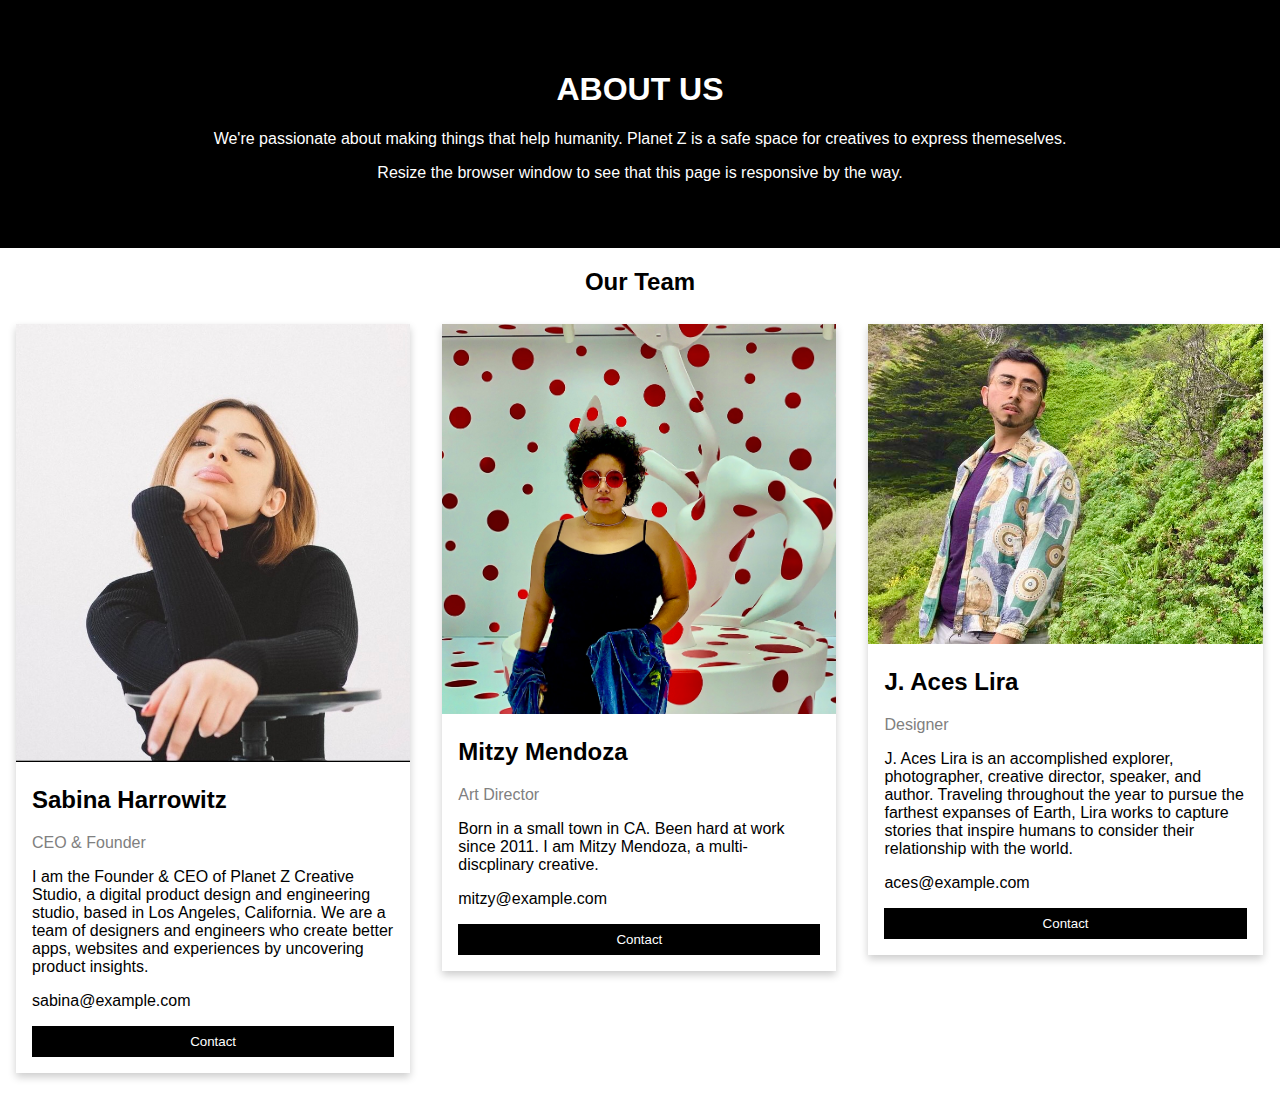
<file: about.html>
<!DOCTYPE html>
<html lang="en">
<head>
    <meta charset="UTF-8">
    <meta http-equiv="X-UA-Compatible" content="IE=edge">
    <meta name="viewport" content="width=device-width, initial-scale=1.0">
    <title> ABOUT </title>
    <link rel="stylesheet" href="./css/about.css">
</head>
<body>
    <div class="about-section">
        <h1>ABOUT US</h1>
        <p> We're passionate about making things that help humanity. Planet Z is a safe space for creatives to express themeselves.</p>
        <p>Resize the browser window to see that this page is responsive by the way.</p>
      </div>
      
      <h2 style="text-align:center">Our Team</h2>
      <div class="row">
        <div class="column">
          <div class="card">
            <img src="Images/Screen Shot 2021-06-23 at 4.29.44 PM.jpeg" alt="Sabina" style="width:100%">
            <div class="container">
              <h2> Sabina Harrowitz</h2>
              <p class="title">CEO & Founder</p>
              <p>I am the Founder & CEO of Planet Z Creative Studio, a digital product design and engineering studio, based in Los Angeles, California. We are a team of designers and engineers who create better apps, websites and experiences by uncovering product insights.
              </p>
              <p>sabina@example.com</p>
              <p><button class="button">Contact</button></p>
            </div>
          </div>
        </div>
      
        <div class="column">
          <div class="card">
            <img src="Images/868C9469-2C30-4C7E-9EF3-417FF56112DB.JPG" alt="Mitzy" style="width:100%">
            <div class="container">
              <h2>Mitzy Mendoza</h2>
              <p class="title">Art Director</p>
              <p> Born in a small town in CA. Been hard at work since 2011. I am Mitzy Mendoza, a multi-discplinary creative. </p>
              <p>mitzy@example.com</p>
              <p><button class="button">Contact</button></p>
            </div>
          </div>
        </div>
      
        <div class="column">
          <div class="card">
            <img src="Images/IMG_1085.JPG" alt="Aces" style="width:100%">
            <div class="container">
              <h2>J. Aces Lira </h2>
              <p class="title">Designer</p>
              <p>J. Aces Lira is an accomplished explorer, photographer, creative director, speaker, and author. Traveling throughout the year to pursue the farthest expanses of Earth, Lira works to capture stories that inspire humans to consider their relationship with the world.</p>
              <p>aces@example.com</p>
              <p><button class="button">Contact</button></p>
            </div>
          </div>
        </div>
      </div> 
</body>
</html>
</file>
<file: css/about.css>
body {
    font-family: Arial, Helvetica, sans-serif;
    margin: 0;
  }
  
  html {
    box-sizing: border-box;
  }
  
  *, *:before, *:after {
    box-sizing: inherit;
  }
  
  .column {
    float: left;
    width: 33.3%;
    margin-bottom: 16px;
    padding: 0 8px;
  }
  
  .card {
    box-shadow: 0 4px 8px 0 rgba(0, 0, 0, 0.2);
    margin: 8px;
  }
  
  .about-section {
    padding: 50px;
    text-align: center;
    background-color: black;
    color: white;
  }
  
  .container {
    padding: 0 16px;
  }
  
  .container::after, .row::after {
    content: "";
    clear: both;
    display: table;
  }
  
  .title {
    color: grey;
  }
  
  .button {
    border: none;
    outline: 0;
    display: inline-block;
    padding: 8px;
    color: white;
    background-color: #000;
    text-align: center;
    cursor: pointer;
    width: 100%;
  }
  
  .button:hover {
    background-color: #555;
  }
  
  @media screen and (max-width: 650px) {
    .column {
      width: 100%;
      display: block;
    }
  }
</file>
